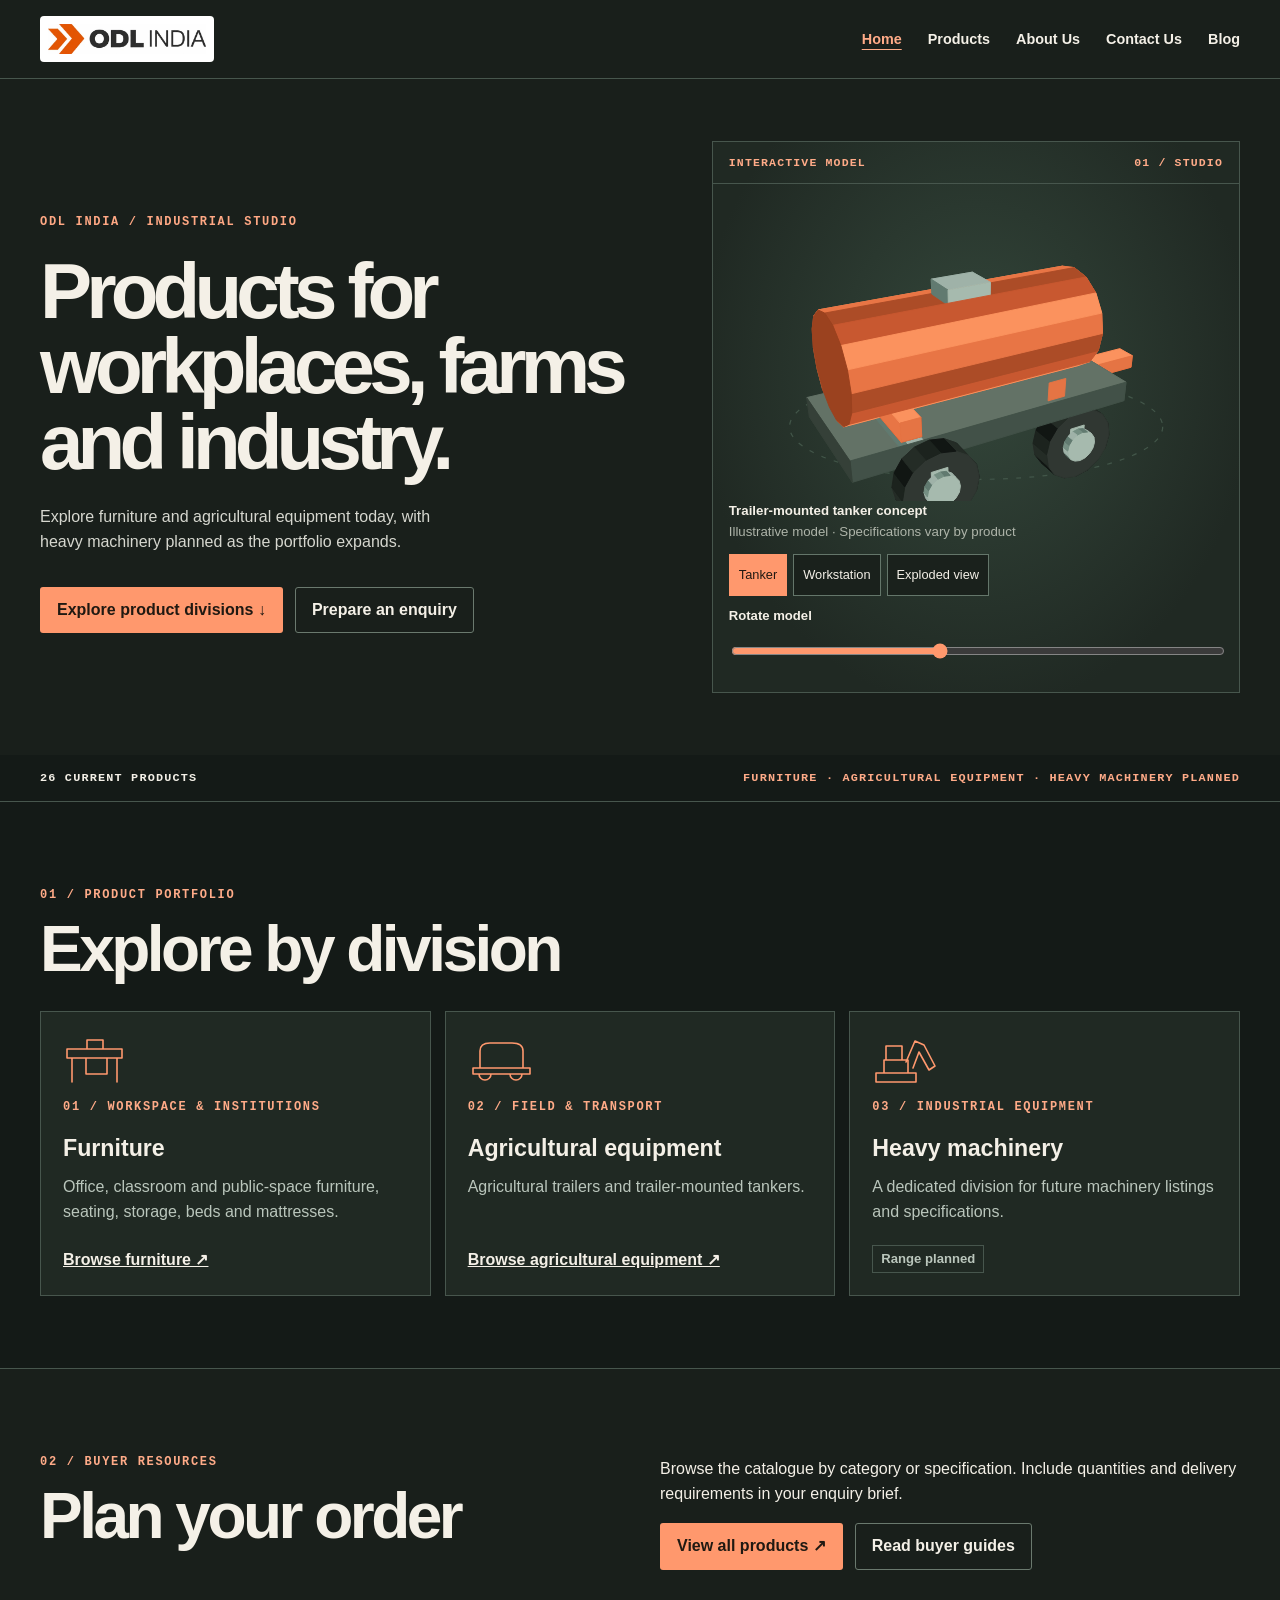
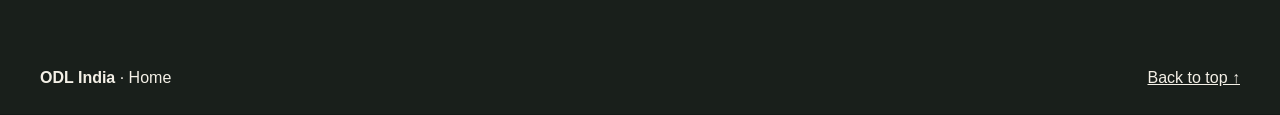
<file: index.html>
<!doctype html>
<html lang="en-IN">
<head>
<meta charset="utf-8">
<meta name="viewport" content="width=device-width, initial-scale=1">
<title>ODL India | Furniture, Agricultural Equipment &amp; Machinery</title>
<meta name="description" content="Explore ODL India’s furniture and agricultural equipment portfolio, with a dedicated division for future heavy machinery.">
<meta name="theme-color" content="#171b19">
<link rel="icon" href="data:image/svg+xml,%3Csvg xmlns='http://www.w3.org/2000/svg' viewBox='0 0 48 48'%3E%3Cpath fill='%23e95314' d='M3 13h9l11 11-11 11H3l11-11zm12-5h12l16 16-16 16H15l16-16z'/%3E%3C/svg%3E">
<link rel="stylesheet" href="styles.css">

<script defer src="studio.js"></script>
</head>
<body>
<a class="skip" href="#main">Skip to content</a>
<header id="top"><div class="wrap nav">
<a class="brand" href="index.html" aria-label="ODL India home"><img src="[data-uri]" alt="ODL India" width="174" height="34"></a>
<nav aria-label="Main navigation"><a href="index.html" aria-current="page">Home</a><a href="products.html">Products</a><a href="about.html">About Us</a><a href="contact.html">Contact Us</a><a href="blog.html">Blog</a></nav>
</div></header>
<main id="main">
<section class="hero"><div class="wrap hero-grid">
<div><p class="kicker">ODL India / Industrial Studio</p><h1>Products for workplaces, farms and industry.</h1><p>Explore furniture and agricultural equipment today, with heavy machinery planned as the portfolio expands.</p><div class="actions"><a class="btn" href="#divisions">Explore product divisions ↓</a><a class="btn secondary" href="contact.html">Prepare an enquiry</a></div></div>
<figure class="viewer" id="model-viewer">
<div class="viewer-heading"><span>Interactive model</span><span>01 / Studio</span></div>
<svg viewBox="0 0 440 265" role="img" aria-label="Illustrative 3D product model">
<ellipse cx="220" cy="203" rx="156" ry="44" fill="none" stroke="#425649" stroke-dasharray="4 7"/>
<g><path d="M86 182h262v8H86z" fill="#647268"/><rect x="109" y="86" width="199" height="84" rx="37" fill="#e57444"/><circle cx="143" cy="191" r="25" fill="#323733"/><circle cx="273" cy="191" r="25" fill="#323733"/></g></svg>
<figcaption><strong id="model-name">Trailer-mounted tanker concept</strong><span>Illustrative model · Specifications vary by product</span></figcaption>
<div class="viewer-controls" hidden><div class="model-options" aria-label="Select a model"><button type="button" data-model="trailer" aria-pressed="true">Tanker</button><button type="button" data-model="workstation" aria-pressed="false">Workstation</button><button type="button" id="explode" aria-pressed="false">Exploded view</button></div><label for="rotation">Rotate model</label><input id="rotation" type="range" min="-180" max="180" value="-29"></div>
</figure></div></section>
<div class="band"><div class="wrap"><span>26 current products</span><span>Furniture · Agricultural equipment · Heavy machinery planned</span></div></div>
<section class="wrap section" id="divisions"><p class="kicker">01 / Product portfolio</p><h2>Explore by division</h2><div class="division-grid"><article class="division"><svg viewBox="0 0 68 52" width="68" height="52" fill="none" stroke="currentColor" stroke-width="1.6" stroke-linecap="round" stroke-linejoin="round" aria-hidden="true"><path d="M4 15h55v9H4zm5 9v24m45-24v24M24 15V6h16v9m-17 9v16h21V24"/></svg><p class="kicker">01 / Workspace & institutions</p><h3>Furniture</h3><p>Office, classroom and public-space furniture, seating, storage, beds and mattresses.</p><a href="products.html?category=furniture">Browse furniture ↗</a></article><article class="division"><svg viewBox="0 0 68 52" width="68" height="52" fill="none" stroke="currentColor" stroke-width="1.6" stroke-linecap="round" stroke-linejoin="round" aria-hidden="true"><path d="M5 34h57v6H5zM12 34V17q0-8 10-8h22q11 0 11 8v17M23 40a6 6 0 1 1-12 0m43 0a6 6 0 1 1-12 0"/></svg><p class="kicker">02 / Field & transport</p><h3>Agricultural equipment</h3><p>Agricultural trailers and trailer-mounted tankers.</p><a href="products.html?category=agriculture">Browse agricultural equipment ↗</a></article><article class="division"><svg viewBox="0 0 68 52" width="68" height="52" fill="none" stroke="currentColor" stroke-width="1.6" stroke-linecap="round" stroke-linejoin="round" aria-hidden="true"><path d="M4 39h40v9H4zm8 0V26h24v13m-22-13V12h16v14m4 2L43 7l9 4 11 21-6 4-10-18-6 16"/></svg><p class="kicker">03 / Industrial equipment</p><h3>Heavy machinery</h3><p>A dedicated division for future machinery listings and specifications.</p><span class="planned">Range planned</span></article></div></section>
<section class="studio-strip"><div class="wrap section split"><div><p class="kicker">02 / Buyer resources</p><h2>Plan your order</h2></div><div><p>Browse the catalogue by category or specification. Include quantities and delivery requirements in your enquiry brief.</p><div class="actions"><a class="btn" href="products.html">View all products ↗</a><a class="btn secondary" href="blog.html">Read buyer guides</a></div></div></div></section>
</main>
<footer><div class="wrap"><p><strong>ODL India</strong> · Home</p><a href="#top">Back to top ↑</a></div></footer>
</body>
</html>
</file>
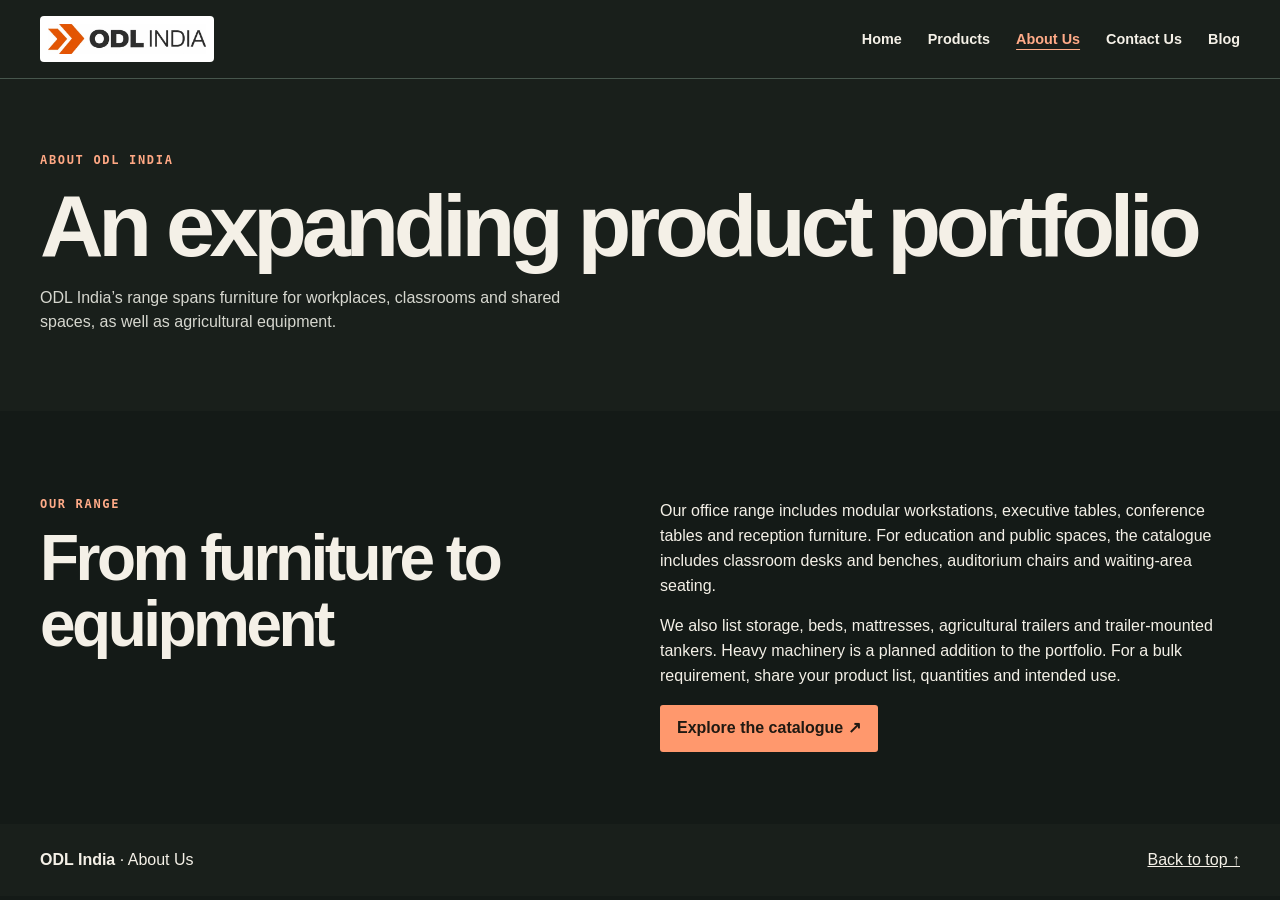
<file: about.html>
<!doctype html>
<html lang="en-IN">
<head>
<meta charset="utf-8">
<meta name="viewport" content="width=device-width, initial-scale=1">
<title>About Us | ODL India</title>
<meta name="description" content="Learn about ODL India’s furniture and agricultural equipment portfolio and plans for heavy machinery.">
<meta name="theme-color" content="#171b19">
<link rel="icon" href="data:image/svg+xml,%3Csvg xmlns='http://www.w3.org/2000/svg' viewBox='0 0 48 48'%3E%3Cpath fill='%23e95314' d='M3 13h9l11 11-11 11H3l11-11zm12-5h12l16 16-16 16H15l16-16z'/%3E%3C/svg%3E">
<link rel="stylesheet" href="styles.css">

</head>
<body>
<a class="skip" href="#main">Skip to content</a>
<header id="top"><div class="wrap nav">
<a class="brand" href="index.html" aria-label="ODL India home"><img src="[data-uri]" alt="ODL India" width="174" height="34"></a>
<nav aria-label="Main navigation"><a href="index.html">Home</a><a href="products.html">Products</a><a href="about.html" aria-current="page">About Us</a><a href="contact.html">Contact Us</a><a href="blog.html">Blog</a></nav>
</div></header>
<main id="main"><section class="page-lead"><div class="wrap"><p class="kicker">About ODL India</p><h1>An expanding product portfolio</h1><p>ODL India’s range spans furniture for workplaces, classrooms and shared spaces, as well as agricultural equipment.</p></div></section><section class="wrap section split"><div><p class="kicker">Our range</p><h2>From furniture to equipment</h2></div><div><p>Our office range includes modular workstations, executive tables, conference tables and reception furniture. For education and public spaces, the catalogue includes classroom desks and benches, auditorium chairs and waiting-area seating.</p><p>We also list storage, beds, mattresses, agricultural trailers and trailer-mounted tankers. Heavy machinery is a planned addition to the portfolio. For a bulk requirement, share your product list, quantities and intended use.</p><a class="btn" href="products.html">Explore the catalogue ↗</a></div></section></main>
<footer><div class="wrap"><p><strong>ODL India</strong> · About Us</p><a href="#top">Back to top ↑</a></div></footer>
</body>
</html>
</file>
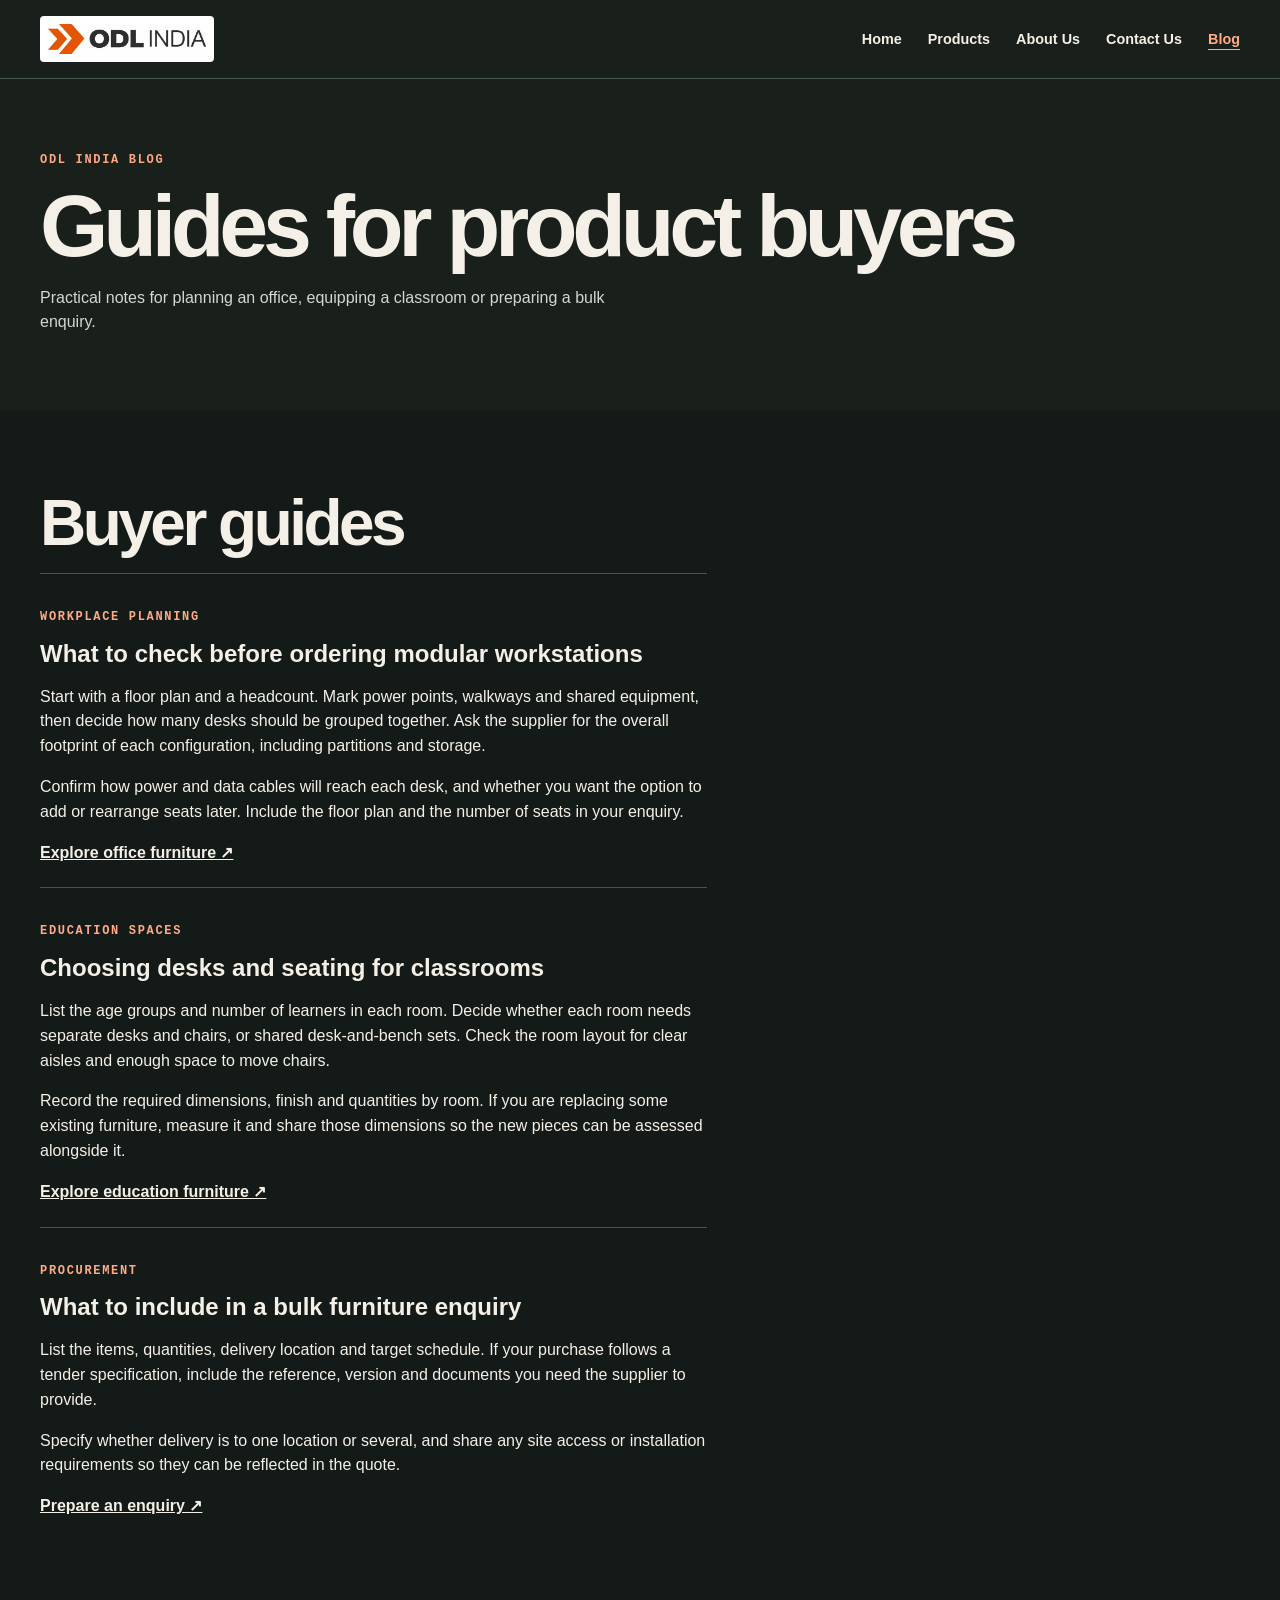
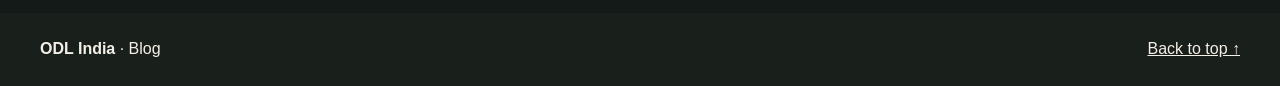
<file: blog.html>
<!doctype html>
<html lang="en-IN">
<head>
<meta charset="utf-8">
<meta name="viewport" content="width=device-width, initial-scale=1">
<title>Blog | ODL India</title>
<meta name="description" content="Read ODL India’s buyer guides for workplace furniture, classroom furniture and bulk procurement.">
<meta name="theme-color" content="#171b19">
<link rel="icon" href="data:image/svg+xml,%3Csvg xmlns='http://www.w3.org/2000/svg' viewBox='0 0 48 48'%3E%3Cpath fill='%23e95314' d='M3 13h9l11 11-11 11H3l11-11zm12-5h12l16 16-16 16H15l16-16z'/%3E%3C/svg%3E">
<link rel="stylesheet" href="styles.css">

</head>
<body>
<a class="skip" href="#main">Skip to content</a>
<header id="top"><div class="wrap nav">
<a class="brand" href="index.html" aria-label="ODL India home"><img src="[data-uri]" alt="ODL India" width="174" height="34"></a>
<nav aria-label="Main navigation"><a href="index.html">Home</a><a href="products.html">Products</a><a href="about.html">About Us</a><a href="contact.html">Contact Us</a><a href="blog.html" aria-current="page">Blog</a></nav>
</div></header>
<main id="main"><section class="page-lead"><div class="wrap"><p class="kicker">ODL India blog</p><h1>Guides for product buyers</h1><p>Practical notes for planning an office, equipping a classroom or preparing a bulk enquiry.</p></div></section><section class="wrap section blog"><h2>Buyer guides</h2><article id="workstations"><p class="kicker">Workplace planning</p><h3>What to check before ordering modular workstations</h3><p>Start with a floor plan and a headcount. Mark power points, walkways and shared equipment, then decide how many desks should be grouped together. Ask the supplier for the overall footprint of each configuration, including partitions and storage.</p><p>Confirm how power and data cables will reach each desk, and whether you want the option to add or rearrange seats later. Include the floor plan and the number of seats in your enquiry.</p><a href="products.html?category=office">Explore office furniture ↗</a></article><article id="classrooms"><p class="kicker">Education spaces</p><h3>Choosing desks and seating for classrooms</h3><p>List the age groups and number of learners in each room. Decide whether each room needs separate desks and chairs, or shared desk-and-bench sets. Check the room layout for clear aisles and enough space to move chairs.</p><p>Record the required dimensions, finish and quantities by room. If you are replacing some existing furniture, measure it and share those dimensions so the new pieces can be assessed alongside it.</p><a href="products.html?category=education">Explore education furniture ↗</a></article><article id="bulk-enquiry"><p class="kicker">Procurement</p><h3>What to include in a bulk furniture enquiry</h3><p>List the items, quantities, delivery location and target schedule. If your purchase follows a tender specification, include the reference, version and documents you need the supplier to provide.</p><p>Specify whether delivery is to one location or several, and share any site access or installation requirements so they can be reflected in the quote.</p><a href="contact.html">Prepare an enquiry ↗</a></article></section></main>
<footer><div class="wrap"><p><strong>ODL India</strong> · Blog</p><a href="#top">Back to top ↑</a></div></footer>
</body>
</html>
</file>
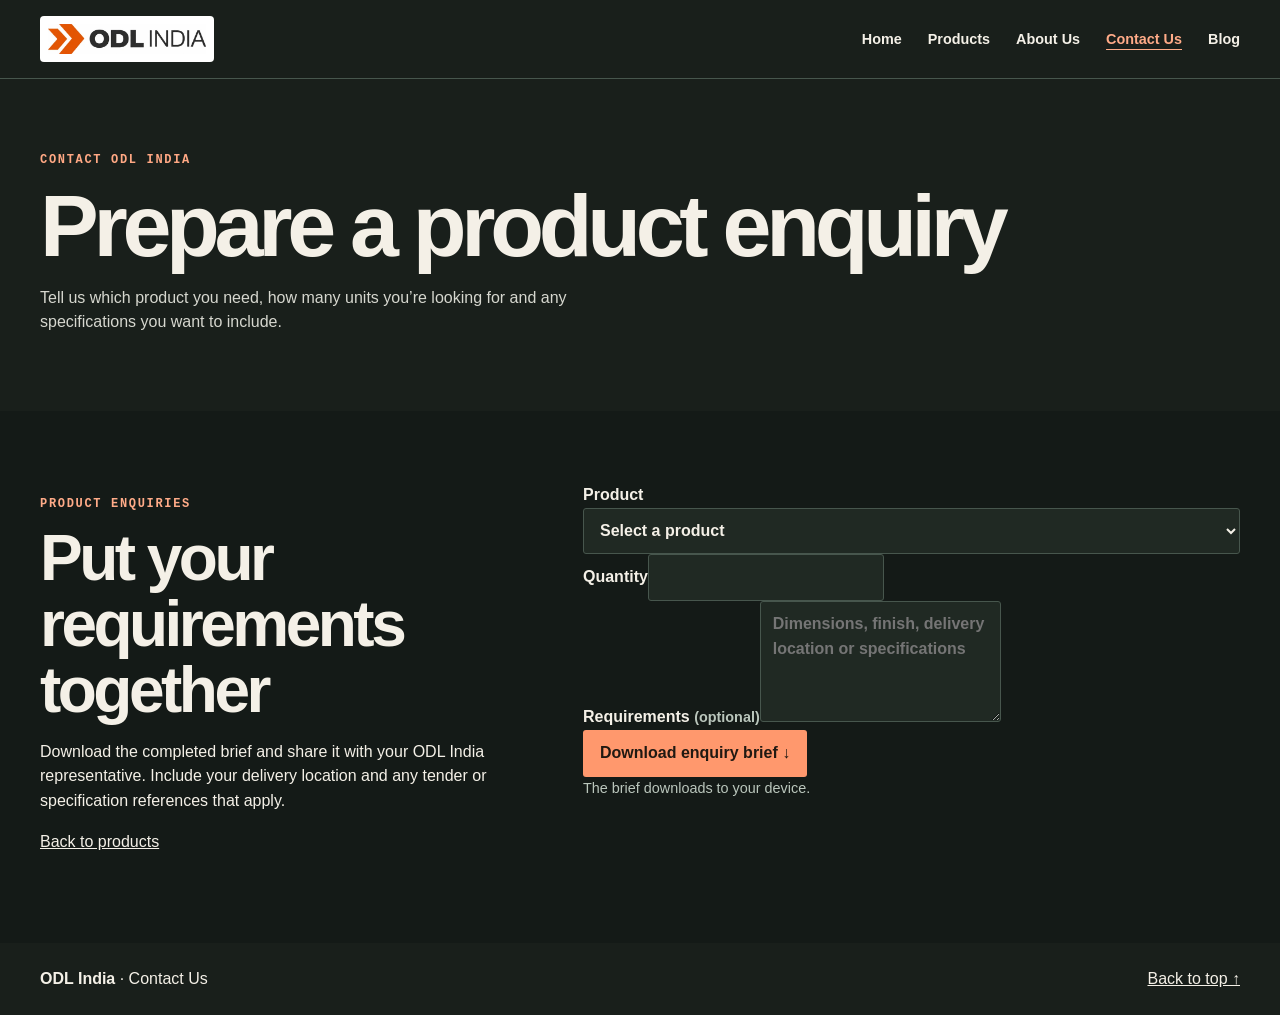
<file: contact.html>
<!doctype html>
<html lang="en-IN">
<head>
<meta charset="utf-8">
<meta name="viewport" content="width=device-width, initial-scale=1">
<title>Contact Us | ODL India</title>
<meta name="description" content="Prepare a product enquiry for ODL India with the product, quantity and specifications you need.">
<meta name="theme-color" content="#171b19">
<link rel="icon" href="data:image/svg+xml,%3Csvg xmlns='http://www.w3.org/2000/svg' viewBox='0 0 48 48'%3E%3Cpath fill='%23e95314' d='M3 13h9l11 11-11 11H3l11-11zm12-5h12l16 16-16 16H15l16-16z'/%3E%3C/svg%3E">
<link rel="stylesheet" href="styles.css">
<script defer src="contact.js"></script>
</head>
<body>
<a class="skip" href="#main">Skip to content</a>
<header id="top"><div class="wrap nav">
<a class="brand" href="index.html" aria-label="ODL India home"><img src="[data-uri]" alt="ODL India" width="174" height="34"></a>
<nav aria-label="Main navigation"><a href="index.html">Home</a><a href="products.html">Products</a><a href="about.html">About Us</a><a href="contact.html" aria-current="page">Contact Us</a><a href="blog.html">Blog</a></nav>
</div></header>
<main id="main"><section class="page-lead"><div class="wrap"><p class="kicker">Contact ODL India</p><h1>Prepare a product enquiry</h1><p>Tell us which product you need, how many units you’re looking for and any specifications you want to include.</p></div></section><section id="enquiry" class="wrap section split"><div><p class="kicker">Product enquiries</p><h2>Put your requirements together</h2><p>Download the completed brief and share it with your ODL India representative. Include your delivery location and any tender or specification references that apply.</p><p><a href="products.html">Back to products</a></p></div><form id="brief" hidden>
<label>Product<select name="product" required><option value="">Select a product</option><option>High-end Office Furniture Set (V2)</option><option>Modular Work Stations (V3)</option><option>Computer Table (V3)</option><option>Modular Table / Meeting Table / Centre Table (V2)</option><option>Modular Extendable Conference Table (V2)</option><option>Reception Table</option><option>Composite Office Tables conforming to IS 8126 (V2)</option><option>Executive Table (V4)</option><option>Counter Seat (Chair or Stool) (V2)</option><option>Revolving Chair (V5)</option><option>Auditorium Chair (V2)</option><option>Waiting Area / Airport Terminal / Public Place / Reception Area Chair or Seat (V2)</option><option>Folding Chair (V2)</option><option>Chair for General Purpose</option><option>Desk and Chair Set for Classroom/Training Area</option><option>Desk Only for Classroom/Training Area</option><option>Desk and Bench Set for Classroom/Training Area</option><option>Chair (Preschool Kit)</option><option>Wooden Shelf / Case / Rack / Credenza / Modular Storage (V2)</option><option>Wooden Almirah / Wardrobe (V2)</option><option>Metal Shelving Racks (Adjustable Type) conforming to IS 1883 (V2)</option><option>Single / Double Wooden Bed with/without Storage (V2)</option><option>Metal Beds (V3)</option><option>Bed Mattress Conforming to IS 13489 (V3)</option><option>Tanker on Agricultural Trailer</option><option>Agricultural Trailer Complying to AIS 112</option></select></label>
<label>Quantity<input name="quantity" type="number" min="1" step="1" required></label>
<label>Requirements <span class="form-note">(optional)</span><textarea name="requirements" rows="4" placeholder="Dimensions, finish, delivery location or specifications"></textarea></label>
<button class="btn" type="submit">Download enquiry brief ↓</button>
<p class="form-note">The brief downloads to your device.</p><output id="brief-status" role="status"></output>
</form><noscript><p>Enable JavaScript to download an enquiry brief.</p></noscript></section></main>
<footer><div class="wrap"><p><strong>ODL India</strong> · Contact Us</p><a href="#top">Back to top ↑</a></div></footer>
</body>
</html>
</file>
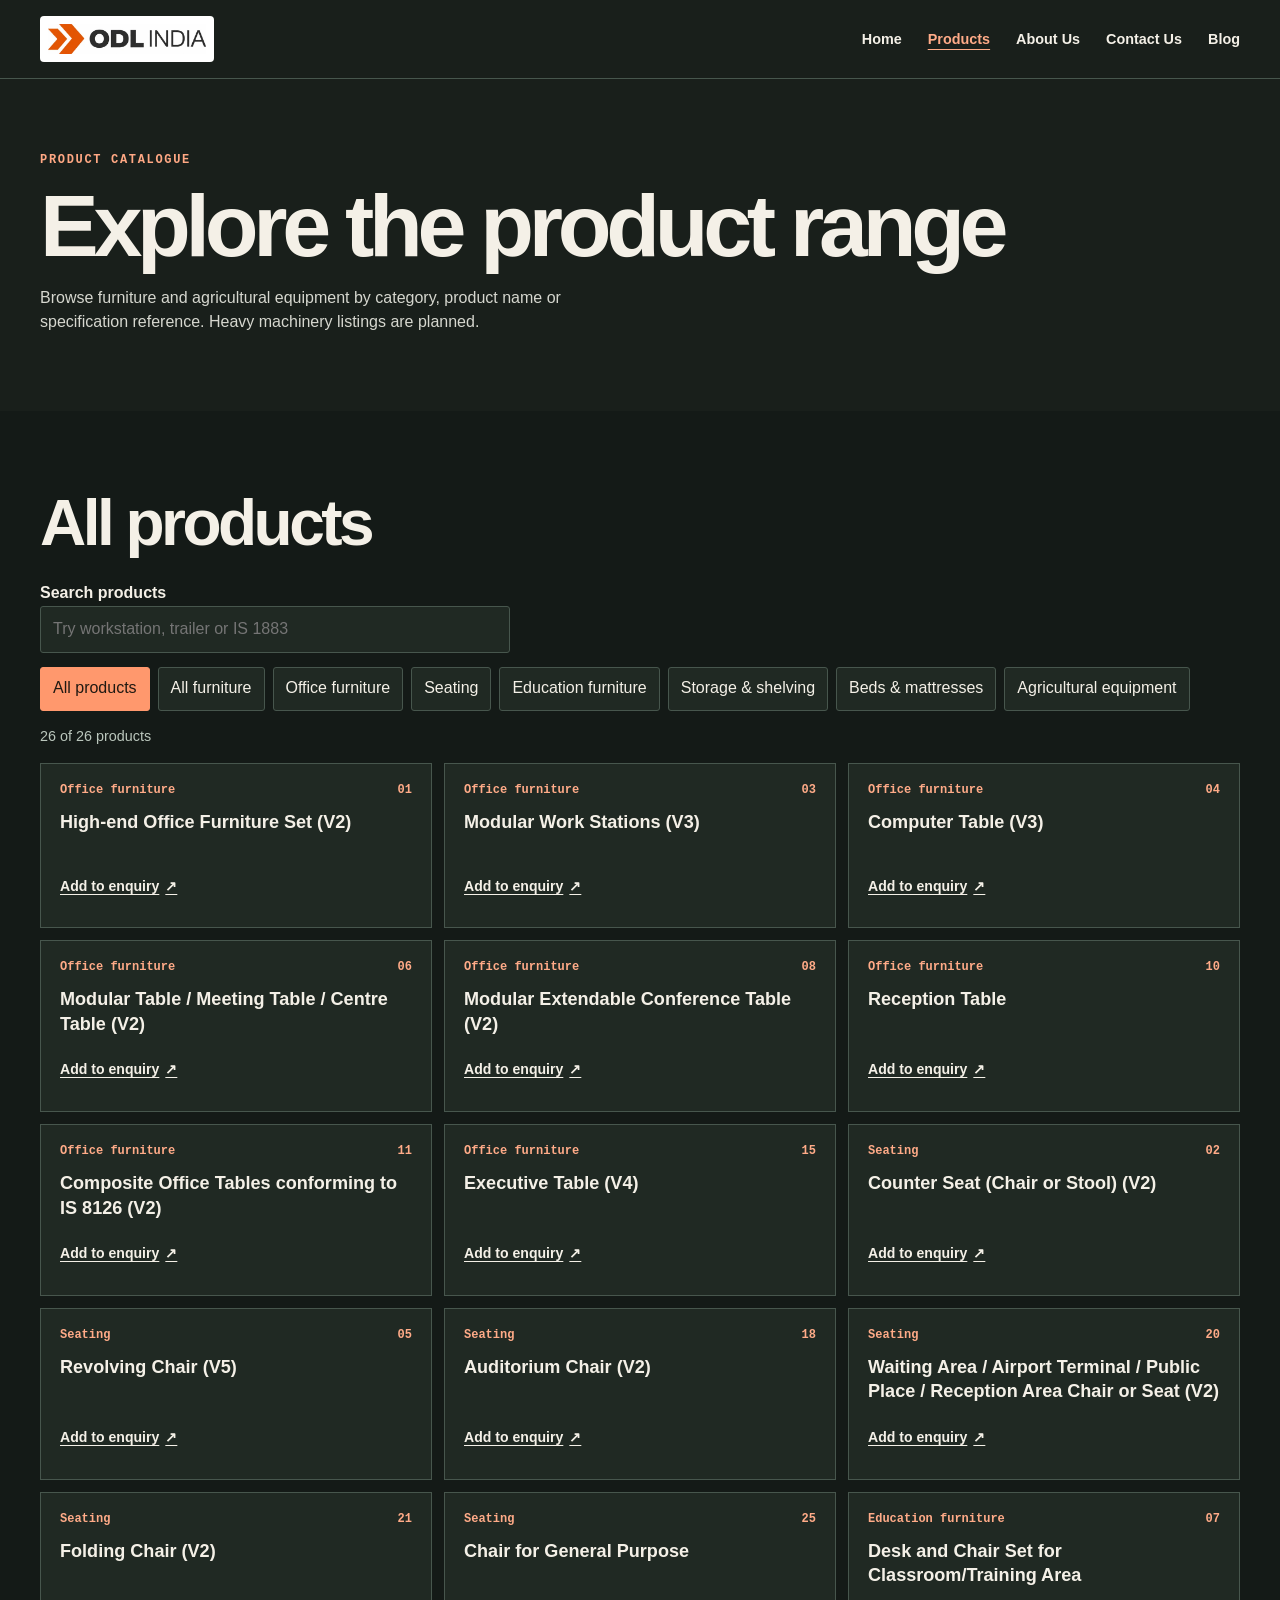
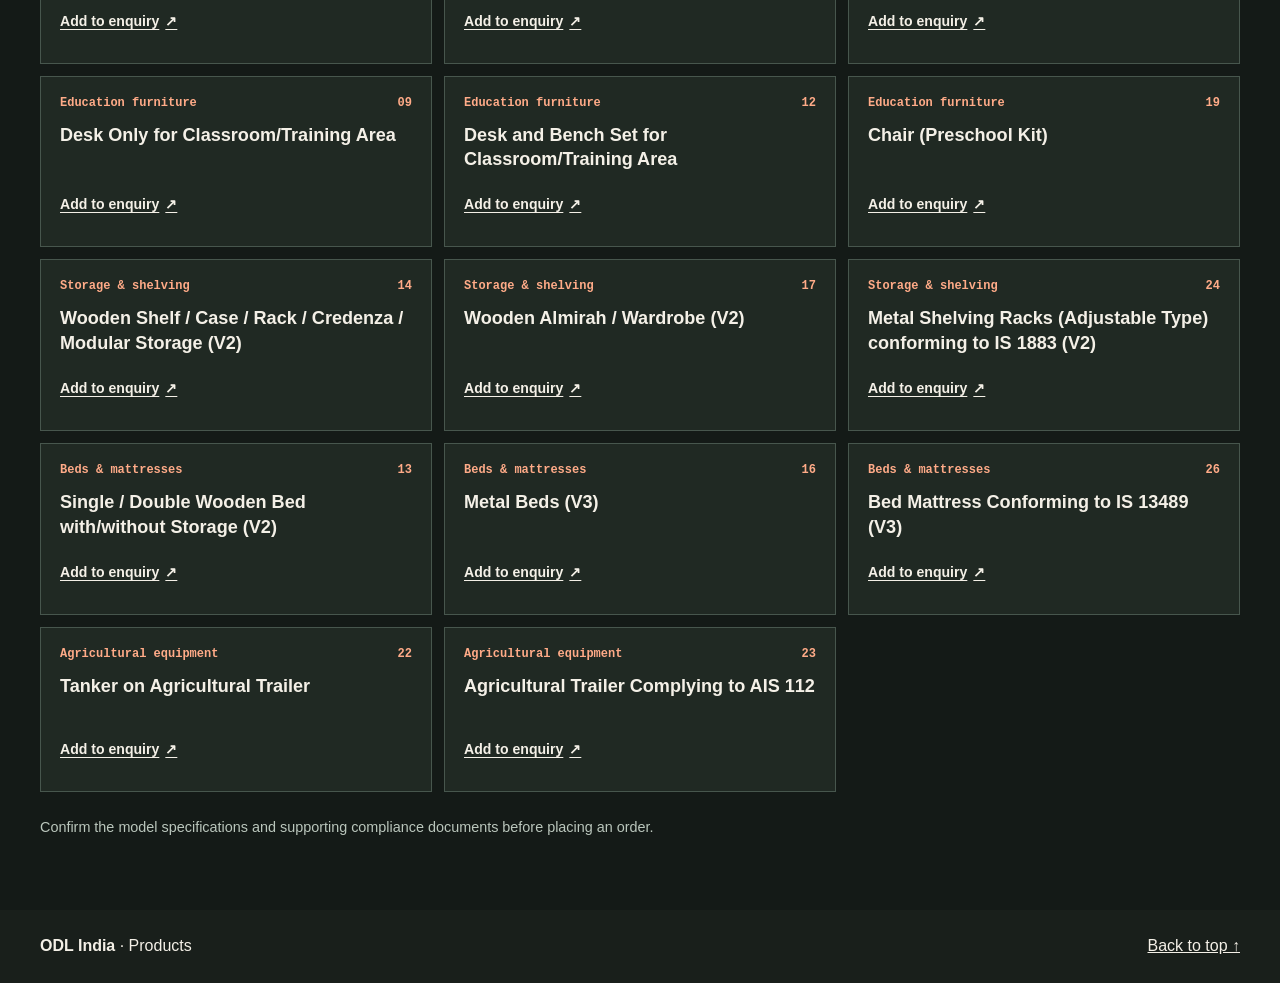
<file: products.html>
<!doctype html>
<html lang="en-IN">
<head>
<meta charset="utf-8">
<meta name="viewport" content="width=device-width, initial-scale=1">
<title>Products | ODL India</title>
<meta name="description" content="Browse 26 ODL India products across office furniture, seating, education, storage, beds and agricultural equipment.">
<meta name="theme-color" content="#171b19">
<link rel="icon" href="data:image/svg+xml,%3Csvg xmlns='http://www.w3.org/2000/svg' viewBox='0 0 48 48'%3E%3Cpath fill='%23e95314' d='M3 13h9l11 11-11 11H3l11-11zm12-5h12l16 16-16 16H15l16-16z'/%3E%3C/svg%3E">
<link rel="stylesheet" href="styles.css">
<script defer src="products.js"></script>
</head>
<body>
<a class="skip" href="#main">Skip to content</a>
<header id="top"><div class="wrap nav">
<a class="brand" href="index.html" aria-label="ODL India home"><img src="[data-uri]" alt="ODL India" width="174" height="34"></a>
<nav aria-label="Main navigation"><a href="index.html">Home</a><a href="products.html" aria-current="page">Products</a><a href="about.html">About Us</a><a href="contact.html">Contact Us</a><a href="blog.html">Blog</a></nav>
</div></header>
<main id="main"><section class="page-lead"><div class="wrap"><p class="kicker">Product catalogue</p><h1>Explore the product range</h1><p>Browse furniture and agricultural equipment by category, product name or specification reference. Heavy machinery listings are planned.</p></div></section><section class="wrap section catalogue" id="catalogue"><h2>All products</h2><div class="controls" hidden><label for="search">Search products</label><input type="search" id="search" placeholder="Try workstation, trailer or IS 1883"><div class="filters" aria-label="Filter by category"><button type="button" data-filter="all" aria-pressed="true">All products</button><button type="button" data-filter="furniture" aria-pressed="false">All furniture</button><button type="button" data-filter="office" aria-pressed="false">Office furniture</button><button type="button" data-filter="seating" aria-pressed="false">Seating</button><button type="button" data-filter="education" aria-pressed="false">Education furniture</button><button type="button" data-filter="storage" aria-pressed="false">Storage &amp; shelving</button><button type="button" data-filter="beds" aria-pressed="false">Beds &amp; mattresses</button><button type="button" data-filter="agriculture" aria-pressed="false">Agricultural equipment</button></div></div><p id="count" role="status"></p><div class="grid"><article id="product-1" data-category="office"><p class="card-label"><span>Office furniture</span><span>01</span></p><h3>High-end Office Furniture Set (V2)</h3><a href="contact.html?product=High-end%20Office%20Furniture%20Set%20(V2)#enquiry">Add to enquiry <span aria-hidden="true">↗</span></a></article><article id="product-3" data-category="office"><p class="card-label"><span>Office furniture</span><span>03</span></p><h3>Modular Work Stations (V3)</h3><a href="contact.html?product=Modular%20Work%20Stations%20(V3)#enquiry">Add to enquiry <span aria-hidden="true">↗</span></a></article><article id="product-4" data-category="office"><p class="card-label"><span>Office furniture</span><span>04</span></p><h3>Computer Table (V3)</h3><a href="contact.html?product=Computer%20Table%20(V3)#enquiry">Add to enquiry <span aria-hidden="true">↗</span></a></article><article id="product-6" data-category="office"><p class="card-label"><span>Office furniture</span><span>06</span></p><h3>Modular Table / Meeting Table / Centre Table (V2)</h3><a href="contact.html?product=Modular%20Table%20%2F%20Meeting%20Table%20%2F%20Centre%20Table%20(V2)#enquiry">Add to enquiry <span aria-hidden="true">↗</span></a></article><article id="product-8" data-category="office"><p class="card-label"><span>Office furniture</span><span>08</span></p><h3>Modular Extendable Conference Table (V2)</h3><a href="contact.html?product=Modular%20Extendable%20Conference%20Table%20(V2)#enquiry">Add to enquiry <span aria-hidden="true">↗</span></a></article><article id="product-10" data-category="office"><p class="card-label"><span>Office furniture</span><span>10</span></p><h3>Reception Table</h3><a href="contact.html?product=Reception%20Table#enquiry">Add to enquiry <span aria-hidden="true">↗</span></a></article><article id="product-11" data-category="office"><p class="card-label"><span>Office furniture</span><span>11</span></p><h3>Composite Office Tables conforming to IS 8126 (V2)</h3><a href="contact.html?product=Composite%20Office%20Tables%20conforming%20to%20IS%208126%20(V2)#enquiry">Add to enquiry <span aria-hidden="true">↗</span></a></article><article id="product-15" data-category="office"><p class="card-label"><span>Office furniture</span><span>15</span></p><h3>Executive Table (V4)</h3><a href="contact.html?product=Executive%20Table%20(V4)#enquiry">Add to enquiry <span aria-hidden="true">↗</span></a></article><article id="product-2" data-category="seating"><p class="card-label"><span>Seating</span><span>02</span></p><h3>Counter Seat (Chair or Stool) (V2)</h3><a href="contact.html?product=Counter%20Seat%20(Chair%20or%20Stool)%20(V2)#enquiry">Add to enquiry <span aria-hidden="true">↗</span></a></article><article id="product-5" data-category="seating"><p class="card-label"><span>Seating</span><span>05</span></p><h3>Revolving Chair (V5)</h3><a href="contact.html?product=Revolving%20Chair%20(V5)#enquiry">Add to enquiry <span aria-hidden="true">↗</span></a></article><article id="product-18" data-category="seating"><p class="card-label"><span>Seating</span><span>18</span></p><h3>Auditorium Chair (V2)</h3><a href="contact.html?product=Auditorium%20Chair%20(V2)#enquiry">Add to enquiry <span aria-hidden="true">↗</span></a></article><article id="product-20" data-category="seating"><p class="card-label"><span>Seating</span><span>20</span></p><h3>Waiting Area / Airport Terminal / Public Place / Reception Area Chair or Seat (V2)</h3><a href="contact.html?product=Waiting%20Area%20%2F%20Airport%20Terminal%20%2F%20Public%20Place%20%2F%20Reception%20Area%20Chair%20or%20Seat%20(V2)#enquiry">Add to enquiry <span aria-hidden="true">↗</span></a></article><article id="product-21" data-category="seating"><p class="card-label"><span>Seating</span><span>21</span></p><h3>Folding Chair (V2)</h3><a href="contact.html?product=Folding%20Chair%20(V2)#enquiry">Add to enquiry <span aria-hidden="true">↗</span></a></article><article id="product-25" data-category="seating"><p class="card-label"><span>Seating</span><span>25</span></p><h3>Chair for General Purpose</h3><a href="contact.html?product=Chair%20for%20General%20Purpose#enquiry">Add to enquiry <span aria-hidden="true">↗</span></a></article><article id="product-7" data-category="education"><p class="card-label"><span>Education furniture</span><span>07</span></p><h3>Desk and Chair Set for Classroom/Training Area</h3><a href="contact.html?product=Desk%20and%20Chair%20Set%20for%20Classroom%2FTraining%20Area#enquiry">Add to enquiry <span aria-hidden="true">↗</span></a></article><article id="product-9" data-category="education"><p class="card-label"><span>Education furniture</span><span>09</span></p><h3>Desk Only for Classroom/Training Area</h3><a href="contact.html?product=Desk%20Only%20for%20Classroom%2FTraining%20Area#enquiry">Add to enquiry <span aria-hidden="true">↗</span></a></article><article id="product-12" data-category="education"><p class="card-label"><span>Education furniture</span><span>12</span></p><h3>Desk and Bench Set for Classroom/Training Area</h3><a href="contact.html?product=Desk%20and%20Bench%20Set%20for%20Classroom%2FTraining%20Area#enquiry">Add to enquiry <span aria-hidden="true">↗</span></a></article><article id="product-19" data-category="education"><p class="card-label"><span>Education furniture</span><span>19</span></p><h3>Chair (Preschool Kit)</h3><a href="contact.html?product=Chair%20(Preschool%20Kit)#enquiry">Add to enquiry <span aria-hidden="true">↗</span></a></article><article id="product-14" data-category="storage"><p class="card-label"><span>Storage &amp; shelving</span><span>14</span></p><h3>Wooden Shelf / Case / Rack / Credenza / Modular Storage (V2)</h3><a href="contact.html?product=Wooden%20Shelf%20%2F%20Case%20%2F%20Rack%20%2F%20Credenza%20%2F%20Modular%20Storage%20(V2)#enquiry">Add to enquiry <span aria-hidden="true">↗</span></a></article><article id="product-17" data-category="storage"><p class="card-label"><span>Storage &amp; shelving</span><span>17</span></p><h3>Wooden Almirah / Wardrobe (V2)</h3><a href="contact.html?product=Wooden%20Almirah%20%2F%20Wardrobe%20(V2)#enquiry">Add to enquiry <span aria-hidden="true">↗</span></a></article><article id="product-24" data-category="storage"><p class="card-label"><span>Storage &amp; shelving</span><span>24</span></p><h3>Metal Shelving Racks (Adjustable Type) conforming to IS 1883 (V2)</h3><a href="contact.html?product=Metal%20Shelving%20Racks%20(Adjustable%20Type)%20conforming%20to%20IS%201883%20(V2)#enquiry">Add to enquiry <span aria-hidden="true">↗</span></a></article><article id="product-13" data-category="beds"><p class="card-label"><span>Beds &amp; mattresses</span><span>13</span></p><h3>Single / Double Wooden Bed with/without Storage (V2)</h3><a href="contact.html?product=Single%20%2F%20Double%20Wooden%20Bed%20with%2Fwithout%20Storage%20(V2)#enquiry">Add to enquiry <span aria-hidden="true">↗</span></a></article><article id="product-16" data-category="beds"><p class="card-label"><span>Beds &amp; mattresses</span><span>16</span></p><h3>Metal Beds (V3)</h3><a href="contact.html?product=Metal%20Beds%20(V3)#enquiry">Add to enquiry <span aria-hidden="true">↗</span></a></article><article id="product-26" data-category="beds"><p class="card-label"><span>Beds &amp; mattresses</span><span>26</span></p><h3>Bed Mattress Conforming to IS 13489 (V3)</h3><a href="contact.html?product=Bed%20Mattress%20Conforming%20to%20IS%2013489%20(V3)#enquiry">Add to enquiry <span aria-hidden="true">↗</span></a></article><article id="product-22" data-category="agriculture"><p class="card-label"><span>Agricultural equipment</span><span>22</span></p><h3>Tanker on Agricultural Trailer</h3><a href="contact.html?product=Tanker%20on%20Agricultural%20Trailer#enquiry">Add to enquiry <span aria-hidden="true">↗</span></a></article><article id="product-23" data-category="agriculture"><p class="card-label"><span>Agricultural equipment</span><span>23</span></p><h3>Agricultural Trailer Complying to AIS 112</h3><a href="contact.html?product=Agricultural%20Trailer%20Complying%20to%20AIS%20112#enquiry">Add to enquiry <span aria-hidden="true">↗</span></a></article></div><p class="form-note catalogue-note">Confirm the model specifications and supporting compliance documents before placing an order.</p></section></main>
<footer><div class="wrap"><p><strong>ODL India</strong> · Products</p><a href="#top">Back to top ↑</a></div></footer>
</body>
</html>
</file>
<file: styles.css>
:root{color-scheme:light;--ink:#171b19;--paper:#f5f2ea;--orange:#ff662d;--dark-orange:#a73511;--muted:#50534c;--line:#d9d5c9;--mono:ui-monospace,SFMono-Regular,Consolas,monospace}
*{box-sizing:border-box}body{margin:0;background:var(--paper);color:var(--ink);font-family:Arial,Helvetica,sans-serif;line-height:1.55}a{color:inherit}button,input,select,textarea{font:inherit}a,button,input,select,textarea{outline-offset:4px} :focus-visible{outline:3px solid #ad3c17} [hidden]{display:none!important}
.wrap{width:min(1200px,calc(100% - 48px));margin-inline:auto}.skip{position:absolute;top:0;left:1rem;z-index:2;background:white;padding:12px;transform:translateY(-110%)}.skip:focus{transform:none}
header{background:white;border-bottom:1px solid var(--line)}.nav{min-height:78px;display:flex;align-items:center;justify-content:space-between;gap:20px}.brand img{display:block;width:174px;height:auto}.nav nav{display:flex;gap:26px;align-items:center}.nav a{text-decoration:none;font-weight:700;font-size:.9rem}.nav a:hover{text-decoration:underline}
.hero{background:var(--ink);color:var(--paper);overflow:hidden}.hero-grid{display:grid;grid-template-columns:1fr 1fr;align-items:center;min-height:570px;gap:24px;padding-block:62px}.kicker{font-family:var(--mono);font-size:.75rem;letter-spacing:.14em;text-transform:uppercase;font-weight:700}.hero .kicker{color:#ffa884}.hero h1{font-size:clamp(3rem,6.8vw,6.5rem);line-height:.97;letter-spacing:-.075em;margin:22px 0 24px}.hero p:not(.kicker){color:#d6d7cf;max-width:49ch}.actions{display:flex;gap:12px;flex-wrap:wrap;margin-top:32px}.btn{display:inline-flex;align-items:center;justify-content:center;min-height:46px;padding:10px 16px;background:var(--orange);color:var(--ink);border:1px solid transparent;border-radius:3px;text-decoration:none;font-weight:700;cursor:pointer}.btn:hover{background:#ff865a}.btn.secondary{color:var(--paper);background:transparent;border-color:#747872}.btn.secondary:hover{background:#30352f}.hero figure{margin:0}.hero svg{display:block;width:100%;height:auto}.hero figcaption{color:#aeb4a9;font-family:var(--mono);font-size:.7rem;letter-spacing:.1em;text-transform:uppercase;margin-top:10px}
.band{border-bottom:1px solid var(--line)}.band .wrap{display:flex;justify-content:space-between;gap:12px;padding-block:16px;font:700 .74rem var(--mono);letter-spacing:.1em;text-transform:uppercase}.band span:last-child{color:var(--dark-orange)}
section{scroll-margin-top:20px}.section{padding-block:72px}.section h2{font-size:clamp(2.2rem,5vw,4.3rem);line-height:1.03;letter-spacing:-.055em;margin:8px 0 16px}.section .kicker{color:var(--dark-orange)}.intro{max-width:68ch;color:var(--muted)}.controls{margin:24px 0 14px}.controls label,label{display:block;font-weight:700}.controls input{width:min(100%,470px)}input,select,textarea{padding:10px 12px;background:white;border:1px solid #99998e;border-radius:3px;color:var(--ink);min-height:46px}textarea{resize:vertical}.filters{display:flex;gap:8px;flex-wrap:wrap;margin-top:14px}.filters button{padding:7px 12px;min-height:44px;background:white;border:1px solid var(--line);border-radius:3px;color:var(--ink);cursor:pointer}.filters button[aria-pressed=true]{color:white;background:var(--ink);border-color:var(--ink)}#count{min-height:24px;color:var(--muted);font-size:.9rem}.grid{display:grid;grid-template-columns:repeat(3,minmax(0,1fr));gap:12px}.grid article{background:#fff;border:1px solid var(--line);padding:19px;display:flex;flex-direction:column;min-height:165px}.card-label{display:flex;justify-content:space-between;gap:12px;margin:0;color:var(--dark-orange);font:700 .75rem var(--mono)}.grid h3{font-size:1.13rem;line-height:1.35;margin:13px 0 12px}.grid a{margin-top:auto;align-self:flex-start;min-height:44px;display:inline-flex;align-items:center;gap:6px;font-size:.88rem;font-weight:700;text-underline-offset:3px}
.about{border-block:1px solid var(--line);background:#eae5d9}.split{display:grid;grid-template-columns:1fr 1fr;gap:40px;align-items:start}.enquiry form{background:#fff;border:1px solid var(--line);padding:22px;display:grid;gap:13px;min-width:0}.enquiry input,.enquiry select,.enquiry textarea{width:100%;display:block;margin-top:5px}.enquiry .btn{justify-self:start}.form-note{font-size:.9rem;color:var(--muted);margin:0}.enquiry output{font-size:.9rem}footer{background:var(--ink);color:var(--paper)}footer .wrap{display:flex;justify-content:space-between;gap:14px;padding-block:24px}footer p{margin:0}
@media(max-width:850px){.grid{grid-template-columns:repeat(2,minmax(0,1fr))}.hero-grid{min-height:unset}.split{gap:24px}}
@media(max-width:650px){.wrap{width:calc(100% - 32px)}.nav{align-items:flex-start;flex-direction:column;gap:12px;padding-block:16px}.nav nav{gap:18px;flex-wrap:wrap}.brand img{width:144px}.hero-grid,.split{grid-template-columns:1fr}.hero-grid,.section{padding-block:42px}.hero-grid{gap:35px}.grid{grid-template-columns:1fr}.band .wrap,footer .wrap{flex-wrap:wrap}.hero h1{font-size:clamp(3rem,14vw,5rem)}}
@media(prefers-reduced-motion:no-preference){.btn,.filters button{transition:background-color .15s}}

.nav nav a[aria-current="page"]{color:var(--dark-orange);text-decoration:underline;text-underline-offset:5px}
.page-lead{background:var(--ink);color:var(--paper);padding-block:60px}
.page-lead .kicker{color:#ffa884}.page-lead h1{font-size:clamp(2.7rem,7vw,5.5rem);line-height:1;letter-spacing:-.06em;margin:12px 0 16px}
.page-lead p:last-child{max-width:64ch;color:#d6d7cf}
.catalogue-note{margin-top:24px}.home-grid article p{color:var(--muted);margin-top:0}
.blog article{max-width:75ch;border-top:1px solid var(--line);padding-block:22px}
.blog h3{font-size:1.5rem;line-height:1.25;margin:.4em 0}.blog a{font-weight:700}
@media(max-width:650px){.page-lead{padding-block:42px}.nav nav{gap:12px 18px}}

/* Industrial Studio */
:root{color-scheme:dark;--ink:#f4f0e7;--paper:#141a17;--orange:#ff986d;--dark-orange:#ffab88;--muted:#bac6bc;--line:#47564d;--surface:#202923}
header,footer,.page-lead,.hero,.studio-strip{background:#191f1b;color:var(--ink)}
.brand img{background:#fff;padding:8px;border-radius:4px}
.skip{background:#fff;color:#131814}
.btn{color:#201912}.btn.secondary{color:var(--ink);border-color:#6a796e}
.grid article,.filters button,.enquiry form,input,select,textarea{background:var(--surface);color:var(--ink);border-color:var(--line)}
.filters button[aria-pressed=true]{color:#201912;background:var(--orange);border-color:var(--orange)}
.hero-grid{grid-template-columns:minmax(0,1.07fr) minmax(0,.93fr);gap:clamp(25px,5vw,70px)}
.hero h1{font-size:clamp(3rem,6.1vw,6.3rem)}
.viewer{background:radial-gradient(ellipse at 50% 42%,#34473b,#202923 75%);border:1px solid var(--line)}
.viewer-heading{display:flex;justify-content:space-between;gap:8px;padding:14px 16px;border-bottom:1px solid var(--line);color:var(--dark-orange);font:700 .72rem var(--mono);text-transform:uppercase;letter-spacing:.1em}
.hero .viewer figcaption{margin:0;padding:0 16px 12px;text-transform:none;letter-spacing:normal;font-family:inherit;font-size:.83rem}
.viewer figcaption strong,.viewer figcaption span{display:block}.viewer figcaption strong{color:var(--ink)}
.viewer-controls{padding:0 16px 16px}.viewer-controls label{font-size:.82rem;margin-top:10px}
.viewer-controls input{display:block;width:100%;accent-color:var(--orange);padding:0}
.model-options{display:flex;flex-wrap:wrap;gap:6px}
.model-options button{background:#1a211c;color:var(--ink);border:1px solid #64766a;padding:6px 9px;min-height:42px;font-size:.8rem}
.model-options button[aria-pressed=true]{color:#201912;background:var(--orange);border-color:var(--orange)}
.division-grid{display:grid;grid-template-columns:repeat(3,minmax(0,1fr));gap:14px;margin-top:28px}
.division{display:flex;flex-direction:column;align-items:flex-start;min-height:255px;padding:22px;background:var(--surface);border:1px solid var(--line)}
.division svg{color:var(--orange)}.division h3{font-size:1.45rem;line-height:1.15;margin:6px 0}.division p:not(.kicker){color:var(--muted);margin:8px 0 20px}
.division a,.division .planned{margin-top:auto;font-weight:700}.planned{border:1px solid var(--line);padding:3px 8px;color:var(--muted);font-size:.82rem}
.studio-strip{border-top:1px solid var(--line)}.studio-strip .actions{margin-top:16px}
:focus-visible{outline-color:var(--orange)}
@media(max-width:800px){.hero-grid{grid-template-columns:minmax(0,1fr)}.division-grid{grid-template-columns:minmax(0,1fr)}.division{min-height:0}}
@media(prefers-reduced-motion:no-preference){.division{transition:border-color .2s,transform .2s}.division:hover,.division:focus-within{transform:translateY(-3px);border-color:var(--orange)}}
@supports(animation-timeline:view()){
  @media(prefers-reduced-motion:no-preference){
    .division{animation:studio-rise linear both;animation-timeline:view();animation-range:entry 0% entry 85%}
    @keyframes studio-rise{from{translate:0 20px;opacity:.72}to{translate:0 0;opacity:1}}
  }
}
</file>
